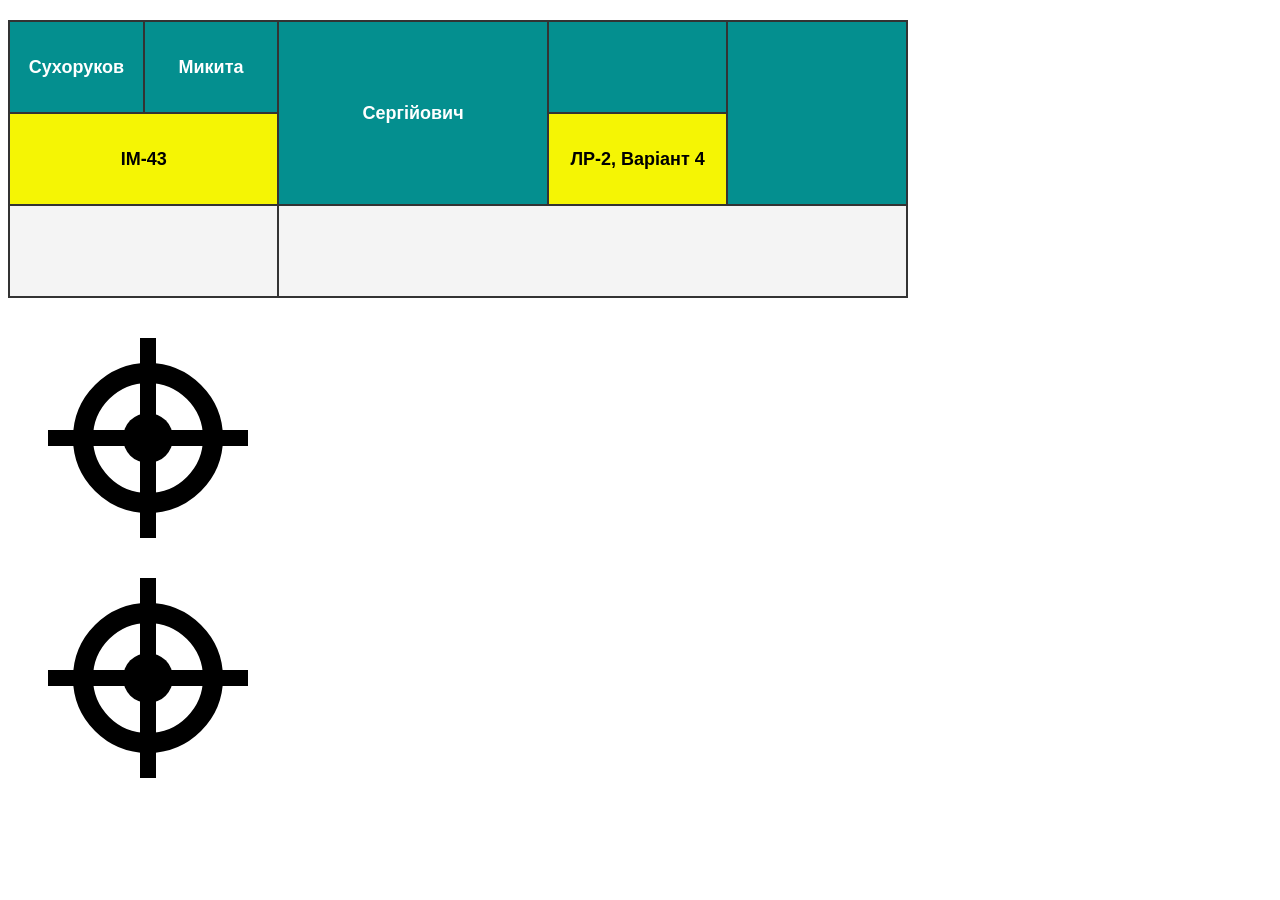
<file: Lab2/index.html>
<!DOCTYPE html>
<html lang="uk">

<head>
    <meta charset="UTF-8">
    <title>Сухоруков М. С., ІМ-43. Лабораторна робота №2. Варіант 4</title>

    <link rel="stylesheet" href="style.css">

    <style>
        table {
            border-collapse: collapse;
            margin: 20px 0;
            width: 100%;
            max-width: 900px;
            table-layout: fixed;
            font-family: Arial, sans-serif;
            font-size: 18px;
        }

        td {
            border: 2px solid #333;
            padding: 15px;
            text-align: center;
            font-weight: bold;
            height: 60px;
            transition: all 0.3s ease;
        }

        .cell-row-1 {
            background-color: #048f8f;
            color: #ffffff;
        }

        .cell-row-1:hover {
            background-color: #ffffff;
            color: #048f8f;
        }

        .cell-row-2 {
            background-color: #f5f504;
            color: #000000;
        }

        .cell-row-2:hover {
            background-color: #000000;
            color: #f5f504;
        }

        .cell-row-3 {
            background-color: #f4f4f4;
            color: #333;
        }
    </style>
</head>

<body>

    <table>
        <colgroup>
            <col style="width: 15%;">
            <col style="width: 15%;">
            <col style="width: 30%;">
            <col style="width: 20%;">
            <col style="width: 20%;">
        </colgroup>

        <tr>
            <td class="cell-row-1">Сухоруков</td>
            <td class="cell-row-1">Микита</td>
            <td class="cell-row-1" rowspan="2">Сергійович</td>
            <td class="cell-row-1"></td>
            <td class="cell-row-1" rowspan="2"></td>
        </tr>

        <tr>
            <td class="cell-row-2" colspan="2">ІМ-43</td>
            <td class="cell-row-2">ЛР-2, Варіант 4</td>
        </tr>

        <tr>
            <td class="cell-row-3" colspan="2"></td>
            <td class="cell-row-3" colspan="3"></td>
        </tr>
    </table>

    <div class="target-position">
        <div class="line-horizontal"></div>
        <div class="line-vertical"></div>
        <div class="outer-circle"></div>
        <div class="inner-circle"></div>
    </div>

    <div class="target-transform">
        <div class="cross"></div>
        <div class="outer-circle"></div>
        <div class="inner-circle"></div>
    </div>

</body>

</html>
</file>
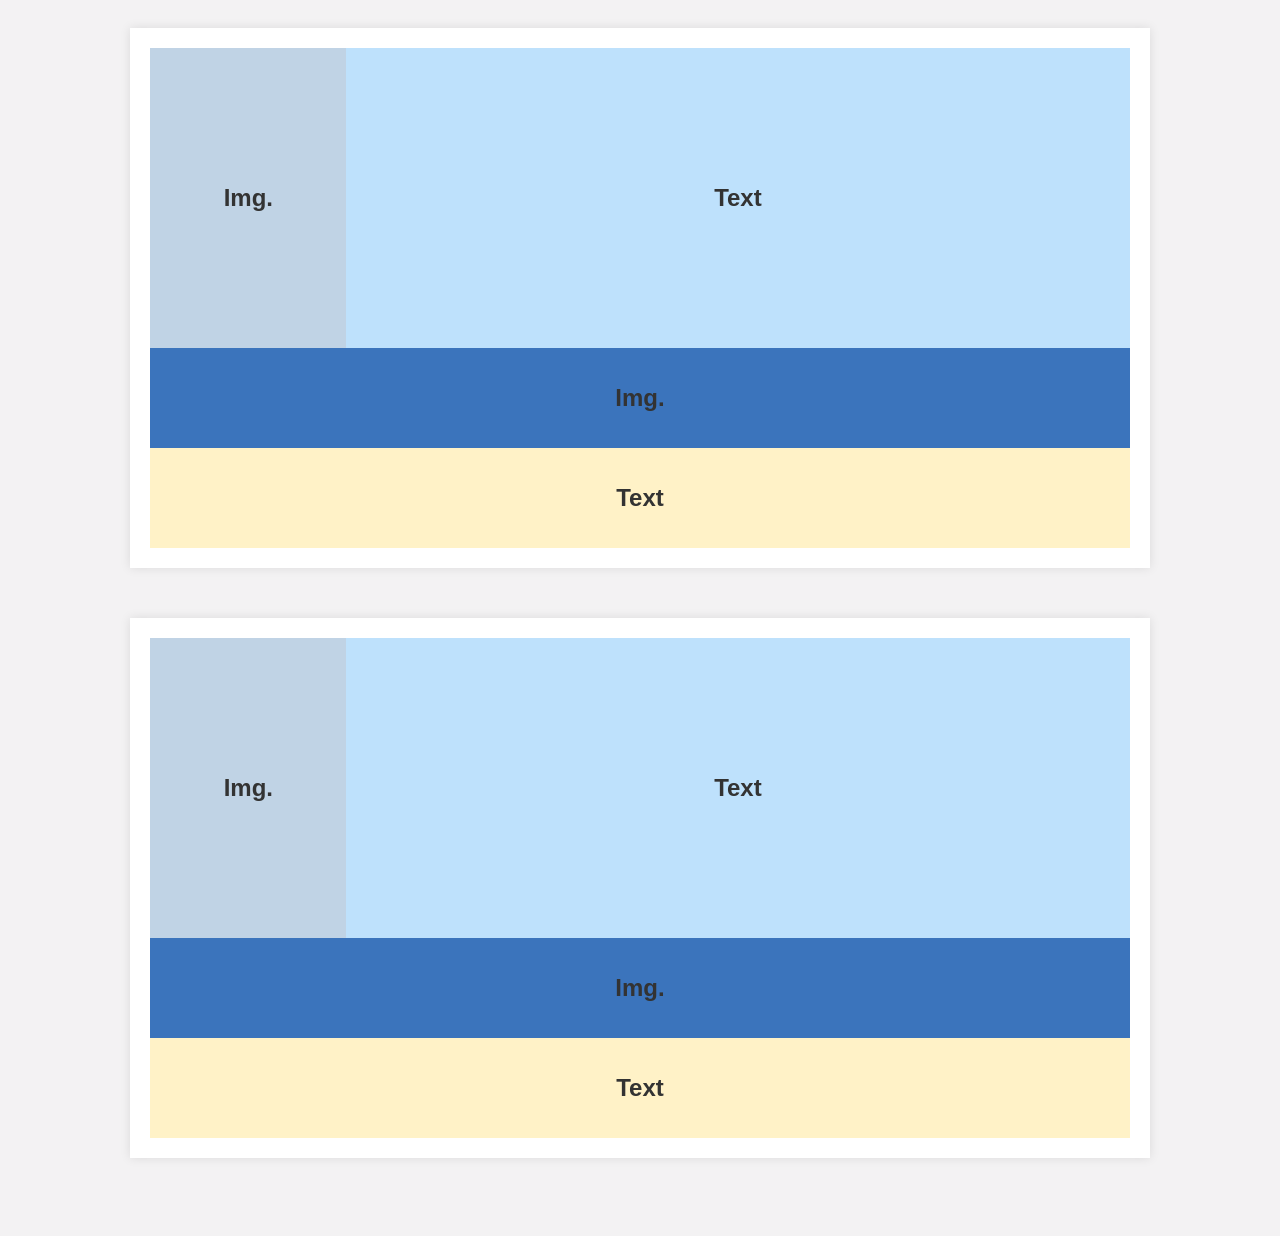
<file: Lab3/index.html>
<!DOCTYPE html>
<html lang="uk">

<head>
    <meta charset="UTF-8">
    <title>Сухоруков М. С., ІМ-43. Лабораторна робота №3. Варіант 4</title>
    <link rel="stylesheet" href="style.css">
</head>

<body>
    <div class="container layout-float">
        <div class="row clearfix">
            <div class="box img-col-left float-left">Img.</div>
            <div class="box text-col-right float-right">Text</div>
        </div>
        <div class="box img-row-middle clear-both">Img.</div>
        <div class="box text-row-bottom">Text</div>
    </div>
    <div class="container layout-flex">
        <div class="flex-row">
            <div class="box img-col-left">Img.</div>
            <div class="box text-col-right flex-grow">Text</div>
        </div>
        <div class="box img-row-middle">Img.</div>
        <div class="box text-row-bottom">Text</div>
    </div>

</body>

</html>
</file>
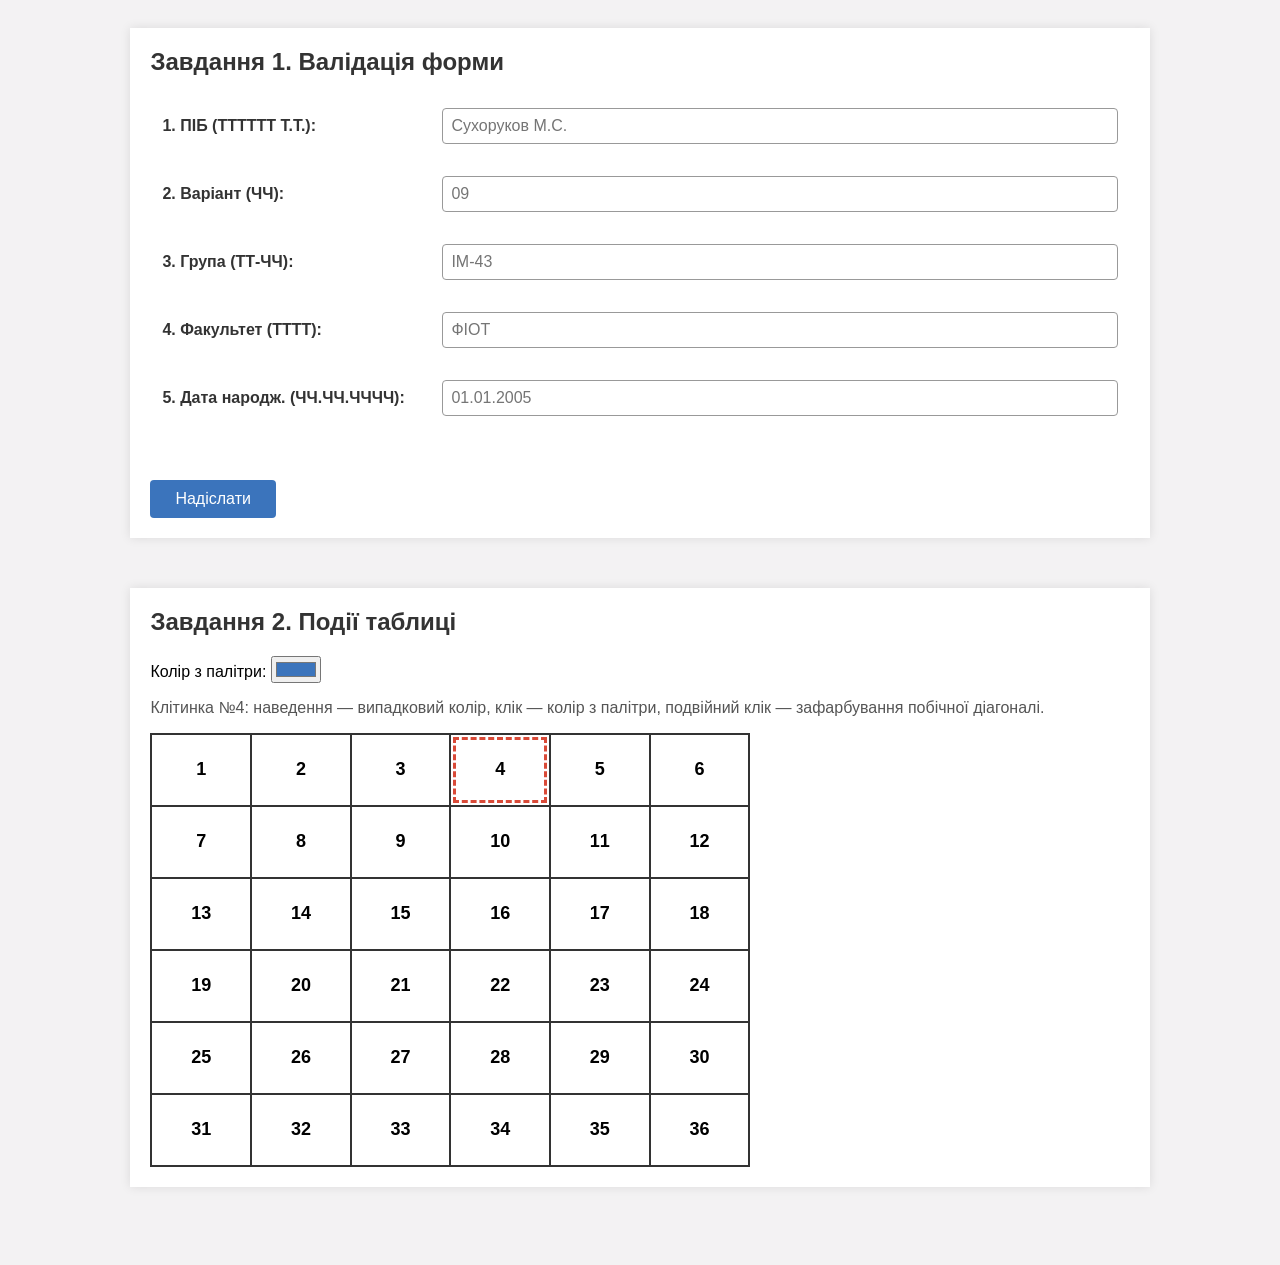
<file: Lab5/index.html>
<!DOCTYPE html>
<html lang="uk">

<head>
    <meta charset="UTF-8">
    <title>Сухоруков М. С., ІМ-43. Лабораторна робота №5. Варіант 9 (завд. 1), 4 (завд. 2)</title>
    <link rel="stylesheet" href="style.css">
    <script src="data.js"></script>
    <script src="table.js"></script>
</head>

<body>
    <div class="container">
        <h2>Завдання 1. Валідація форми</h2>

        <form name="studentForm" action="index.html" method="post">
            <div class="form-row" id="row-pib">
                <label for="pib">1. ПІБ (ТТТТТТ Т.Т.):</label>
                <input type="text" name="pib" id="pib" value="" placeholder="Сухоруков М.С."
                    oninput="checkField(this)">
            </div>

            <div class="form-row" id="row-variant">
                <label for="variant">2. Варіант (ЧЧ):</label>
                <input type="text" name="variant" id="variant" value="" placeholder="09"
                    oninput="checkField(this)">
            </div>

            <div class="form-row" id="row-group">
                <label for="group">3. Група (ТТ-ЧЧ):</label>
                <input type="text" name="group" id="group" value="" placeholder="ІМ-43"
                    oninput="checkField(this)">
            </div>

            <div class="form-row" id="row-faculty">
                <label for="faculty">4. Факультет (ТТТТ):</label>
                <input type="text" name="faculty" id="faculty" value="" placeholder="ФІОТ"
                    oninput="checkField(this)">
            </div>

            <div class="form-row" id="row-birthdate">
                <label for="birthdate">5. Дата народж. (ЧЧ.ЧЧ.ЧЧЧЧ):</label>
                <input type="text" name="birthdate" id="birthdate" value="" placeholder="01.01.2005"
                    oninput="checkField(this)">
            </div>

            <p class="error-message" id="error-message"></p>

            <input type="submit" value="Надіслати" name="Submit" onClick="return Formdata(this.form)">
        </form>
    </div>

    <div class="container">
        <h2>Завдання 2. Події таблиці</h2>

        <p>
            Колір з палітри:
            <input type="color" id="palette" value="#3b74bc">
        </p>
        <p class="hint">
            Клітинка №4: наведення — випадковий колір, клік — колір з палітри,
            подвійний клік — зафарбування побічної діагоналі.
        </p>

        <table id="grid">
            <tr>
                <td>1</td>
                <td>2</td>
                <td>3</td>
                <td class="active-cell" onmouseover="randomColor(this)" onclick="paletteColor(this)"
                    ondblclick="antiDiagonalColor()">4</td>
                <td>5</td>
                <td>6</td>
            </tr>
            <tr>
                <td>7</td>
                <td>8</td>
                <td>9</td>
                <td>10</td>
                <td>11</td>
                <td>12</td>
            </tr>
            <tr>
                <td>13</td>
                <td>14</td>
                <td>15</td>
                <td>16</td>
                <td>17</td>
                <td>18</td>
            </tr>
            <tr>
                <td>19</td>
                <td>20</td>
                <td>21</td>
                <td>22</td>
                <td>23</td>
                <td>24</td>
            </tr>
            <tr>
                <td>25</td>
                <td>26</td>
                <td>27</td>
                <td>28</td>
                <td>29</td>
                <td>30</td>
            </tr>
            <tr>
                <td>31</td>
                <td>32</td>
                <td>33</td>
                <td>34</td>
                <td>35</td>
                <td>36</td>
            </tr>
        </table>
    </div>

    <div class="modal-overlay" id="modal" onclick="if (event.target === this) closeModal()">
        <div class="modal-window">
            <div id="modal-content"></div>
            <button type="button" onclick="closeModal()">Закрити</button>
        </div>
    </div>

</body>

</html>
</file>
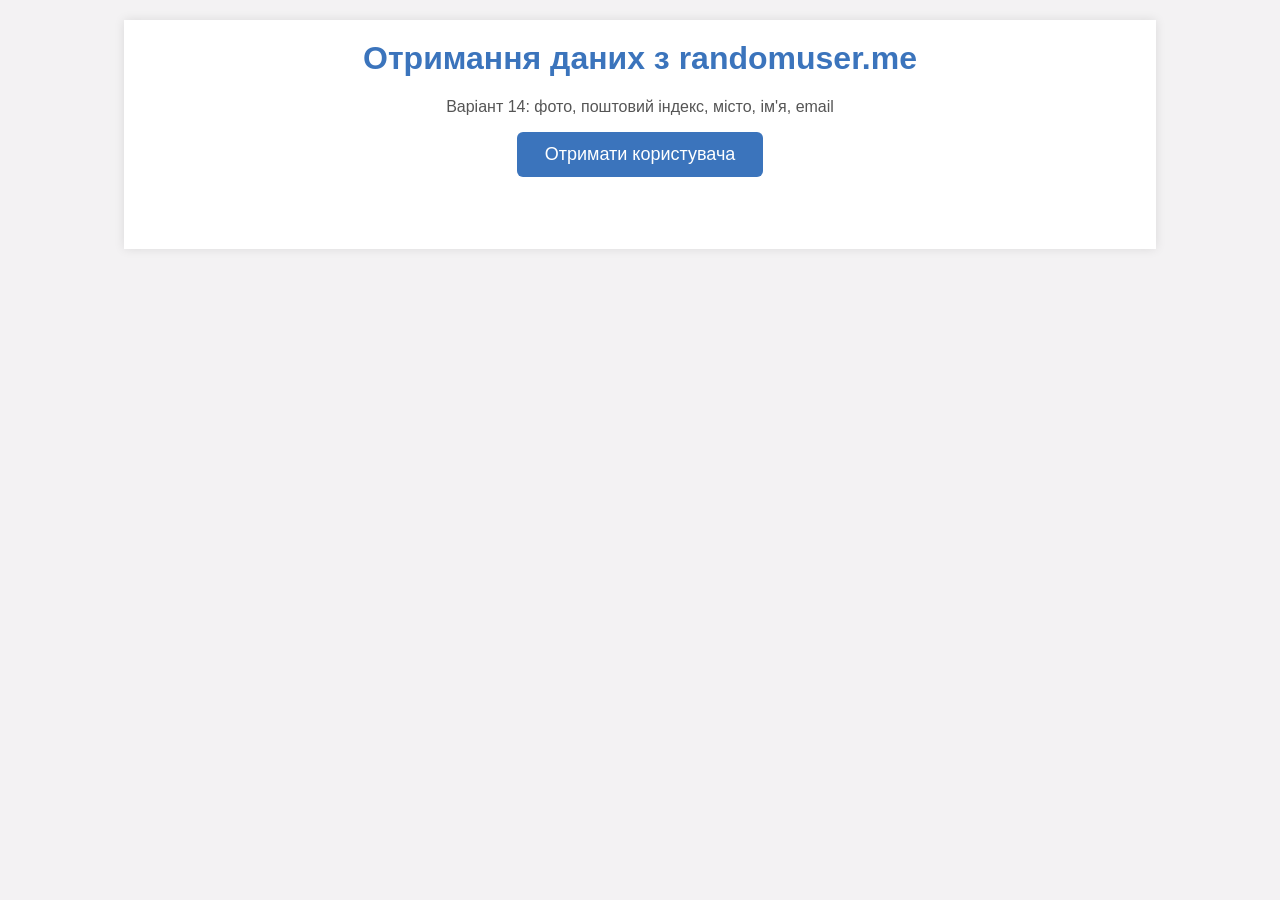
<file: Lab6/index.html>
<!DOCTYPE html>
<html lang="uk">

<head>
    <meta charset="UTF-8">
    <meta name="viewport" content="width=device-width, initial-scale=1.0">
    <title>Сухоруков М. С., ІМ-43. Лабораторна робота №6. Варіант 14</title>
    <link rel="stylesheet" href="style.css">
</head>

<body>
    <div class="container">
        <h1>Отримання даних з randomuser.me</h1>
        <p class="subtitle">Варіант 14: фото, поштовий індекс, місто, ім'я, email</p>
        <button id="get-user-btn" class="btn">Отримати користувача</button>
        <p id="status" class="status"></p>
    </div>

    <div id="users" class="users"></div>

    <script src="script.js"></script>
</body>

</html>
</file>
<file: Lab2/style.css>
.target-position {
    position: relative;
    width: 200px;
    height: 200px;
    margin: 40px;
}

.target-position .outer-circle {
    position: absolute;
    top: 25px;
    left: 25px;
    width: 110px;
    height: 110px;
    border: 20px solid black;
    border-radius: 50%;
}

.target-position .inner-circle {
    position: absolute;
    top: 75px;
    left: 75px;
    width: 50px;
    height: 50px;
    background-color: black;
    border-radius: 50%;
}

.target-position .line-horizontal {
    position: absolute;
    top: 92px;
    left: 0;
    width: 200px;
    height: 16px;
    background-color: black;
}

.target-position .line-vertical {
    position: absolute;
    top: 0;
    left: 92px;
    width: 16px;
    height: 200px;
    background-color: black;
}

.target-transform {
    position: relative;
    width: 200px;
    height: 200px;
    margin: 40px;
}

.target-transform>div {
    position: absolute;
    top: 50%;
    left: 50%;
}

.target-transform .outer-circle {
    width: 110px;
    height: 110px;
    border: 20px solid black;
    border-radius: 50%;
    transform: translate(-50%, -50%);
}

.target-transform .inner-circle {
    width: 50px;
    height: 50px;
    background-color: black;
    border-radius: 50%;
    transform: translate(-50%, -50%);
}

.target-transform .cross {
    width: 200px;
    height: 16px;
    background-color: black;
    transform: translate(-50%, -50%);
}

.target-transform .cross::after {
    content: '';
    display: block;
    width: 200px;
    height: 16px;
    background-color: black;
    transform: rotate(90deg);
}
</file>
<file: Lab3/style.css>
body {
    font-family: Arial, sans-serif;
    background-color: #f3f2f3;
    padding: 20px;
}

.container {
    width: 80%;
    margin: 0 auto 50px auto;
    background-color: #ffffff;
    padding: 20px;
    box-shadow: 0 0 10px rgba(0,0,0,0.1);
}

.box {
    display: flex;
    justify-content: center;
    align-items: center;
    font-size: 24px;
    font-weight: bold;
    color: #333;
}

.img-col-left {
    background-color: #c0d3e5;
    height: 300px;
}

.text-col-right {
    background-color: #bee1fc;
    height: 300px;
}

.img-row-middle {
    background-color: #3b74bc;
    color: #333; 
    height: 100px;
}

.text-row-bottom {
    background-color: #fff2c7;
    height: 100px;
}

.clearfix::after {
    content: "";
    display: table;
    clear: both;
}

.clear-both {
    clear: both;
}

.float-left {
    float: left;
    width: 20%; 
}

.float-right {
    float: right;
    width: 80%;
}

.flex-row {
    display: flex;
    width: 100%;
}

.layout-flex .img-col-left {
    width: 20%;
}

.layout-flex .flex-grow {
    flex-grow: 1; 
}
</file>
<file: Lab5/style.css>
body {
    font-family: Arial, sans-serif;
    background-color: #f3f2f3;
    padding: 20px;
}

.container {
    width: 80%;
    margin: 0 auto 50px auto;
    background-color: #ffffff;
    padding: 20px;
    box-shadow: 0 0 10px rgba(0,0,0,0.1);
}

h2 {
    color: #333;
    margin-top: 0;
}

.form-row {
    display: flex;
    align-items: center;
    padding: 10px;
    margin-bottom: 8px;
    border: 2px solid transparent;
    border-radius: 4px;
    transition: all 0.3s ease;
}

.form-row label {
    width: 280px;
    font-weight: bold;
    color: #333;
}

.form-row input {
    flex-grow: 1;
    padding: 8px;
    font-size: 16px;
    border: 1px solid #999;
    border-radius: 4px;
}

.form-row.error {
    background-color: #fde2e2;
    border-color: #d94a38;
}

.form-row.error input {
    border-color: #d94a38;
}

.error-message {
    color: #d94a38;
    font-weight: bold;
    min-height: 20px;
}

input[type="submit"],
.modal-window button {
    padding: 10px 25px;
    font-size: 16px;
    background-color: #3b74bc;
    color: #ffffff;
    border: none;
    border-radius: 4px;
    cursor: pointer;
}

input[type="submit"]:hover,
.modal-window button:hover {
    background-color: #2c5a94;
}

.modal-overlay {
    display: none;
    position: fixed;
    top: 0;
    left: 0;
    width: 100%;
    height: 100%;
    background-color: rgba(0,0,0,0.5);
    justify-content: center;
    align-items: center;
}

.modal-overlay.open {
    display: flex;
}

.modal-window {
    background-color: #ffffff;
    padding: 20px;
    min-width: 350px;
    box-shadow: 0 0 10px rgba(0,0,0,0.3);
}

.result-table {
    border-collapse: collapse;
    margin-bottom: 15px;
    width: 100%;
}

.result-table th,
.result-table td {
    border: 1px solid #333;
    padding: 8px;
    text-align: left;
}

.result-table th {
    background-color: #c0d3e5;
}

.hint {
    color: #555;
}

#grid {
    border-collapse: collapse;
    width: 100%;
    max-width: 600px;
    table-layout: fixed;
    font-size: 18px;
}

#grid td {
    border: 2px solid #333;
    padding: 15px;
    text-align: center;
    font-weight: bold;
    height: 40px;
    transition: background-color 0.3s ease;
}

#grid td.active-cell {
    cursor: pointer;
    outline: 3px dashed #d94a38;
    outline-offset: -6px;
}
</file>
<file: Lab6/style.css>
body {
    font-family: Arial, sans-serif;
    background-color: #f3f2f3;
    padding: 20px;
    margin: 0;
}

.container {
    width: 80%;
    margin: 0 auto 30px auto;
    background-color: #ffffff;
    padding: 20px;
    box-shadow: 0 0 10px rgba(0,0,0,0.1);
    text-align: center;
}

h1 {
    color: #3b74bc;
    margin-top: 0;
}

.subtitle {
    color: #555;
}

.btn {
    background-color: #3b74bc;
    color: #ffffff;
    border: none;
    padding: 12px 28px;
    font-size: 18px;
    border-radius: 6px;
    cursor: pointer;
    transition: background-color 0.2s;
}

.btn:hover {
    background-color: #2c5a94;
}

.btn:disabled {
    background-color: #9bb5d8;
    cursor: wait;
}

.status {
    min-height: 20px;
    color: #555;
}

.status.error {
    color: #c0392b;
}

.users {
    width: 80%;
    margin: 0 auto;
    display: flex;
    flex-wrap: wrap;
    gap: 20px;
    justify-content: center;
}

.user-card {
    width: 320px;
    max-width: 100%;
    background-color: #ffffff;
    border-radius: 10px;
    box-shadow: 0 0 10px rgba(0,0,0,0.1);
    overflow: hidden;
    text-align: center;
}

.user-card-header {
    background-color: #bee1fc;
    padding: 20px 0 10px 0;
}

.user-card img {
    width: 128px;
    height: 128px;
    border-radius: 50%;
    border: 4px solid #ffffff;
    box-shadow: 0 0 6px rgba(0,0,0,0.2);
}

.user-card h2 {
    font-size: 20px;
    color: #333;
    margin: 10px 0 0 0;
}

.user-info {
    list-style: none;
    padding: 15px 20px;
    margin: 0;
    text-align: left;
}

.user-info li {
    padding: 6px 0;
    border-bottom: 1px solid #eeeeee;
    color: #333;
    overflow-wrap: anywhere;
}

.user-info li:last-child {
    border-bottom: none;
}

.user-info span {
    font-weight: bold;
    color: #3b74bc;
}
</file>
